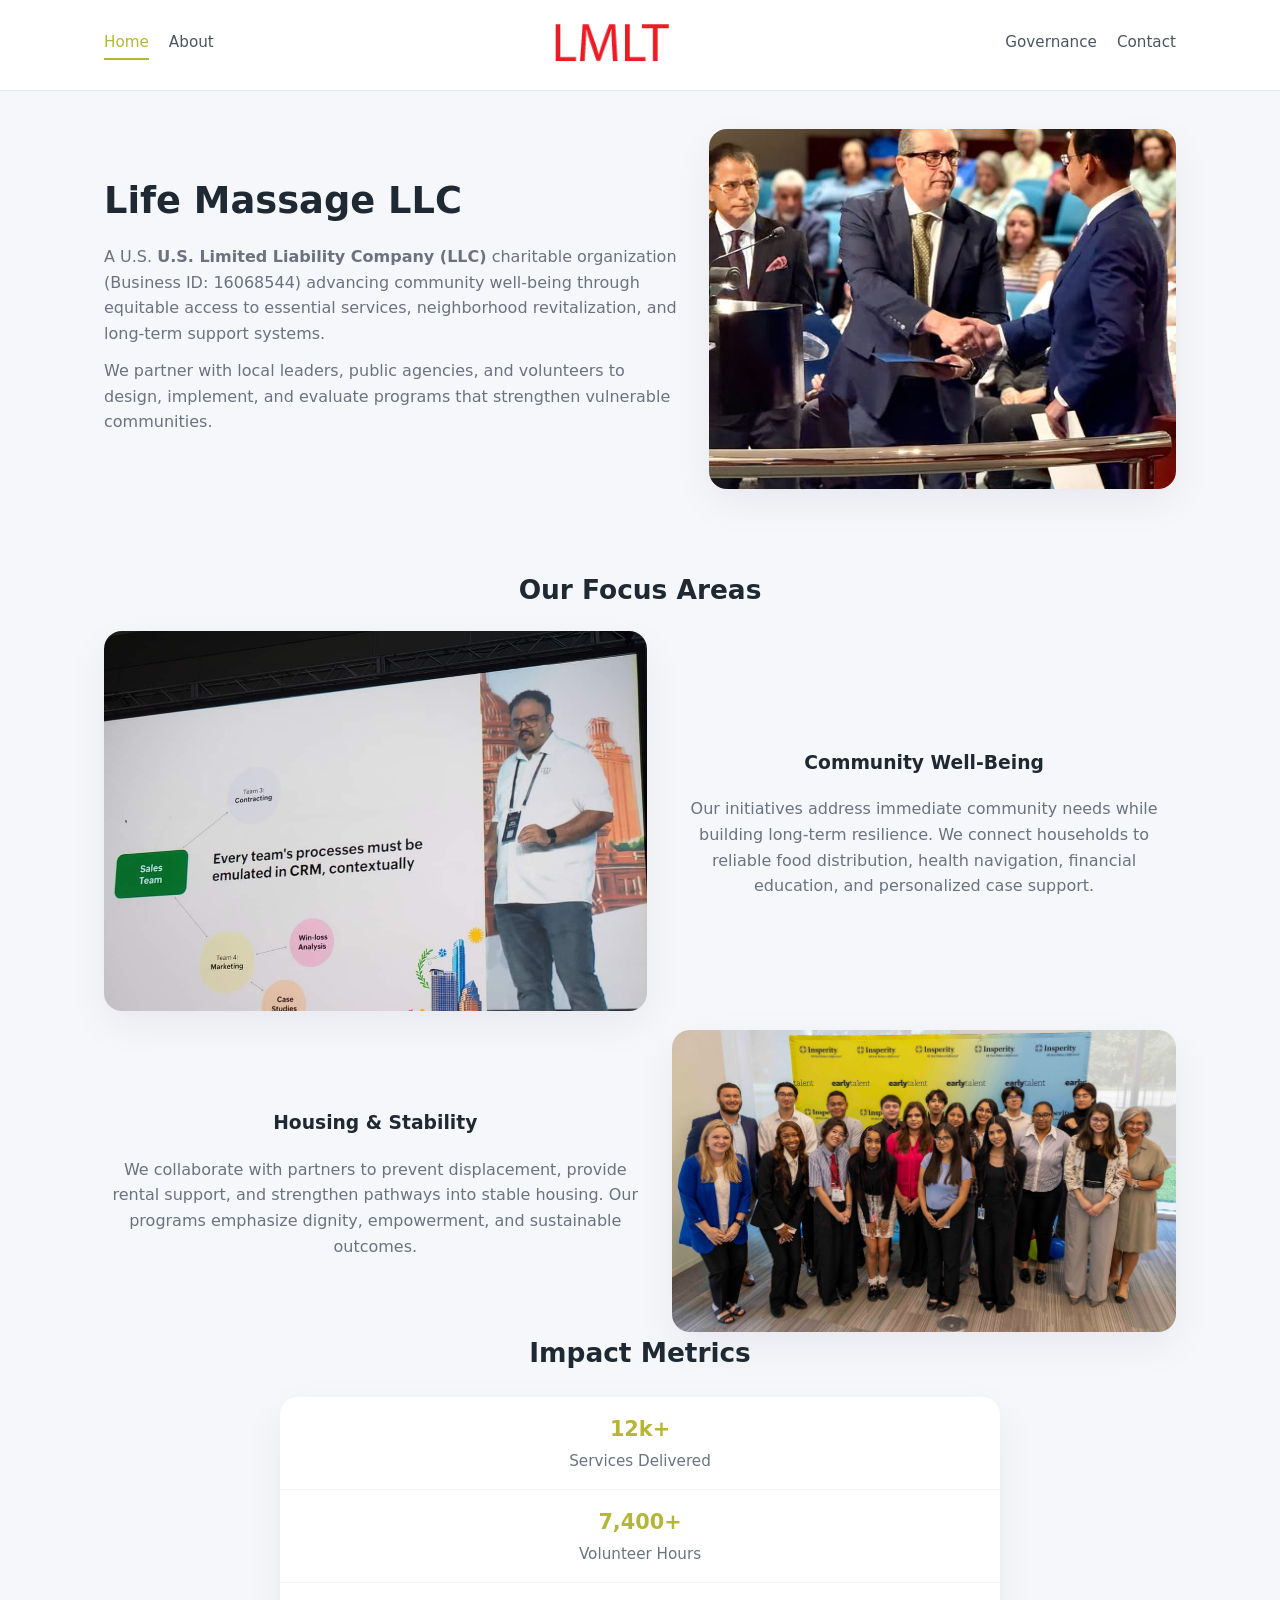
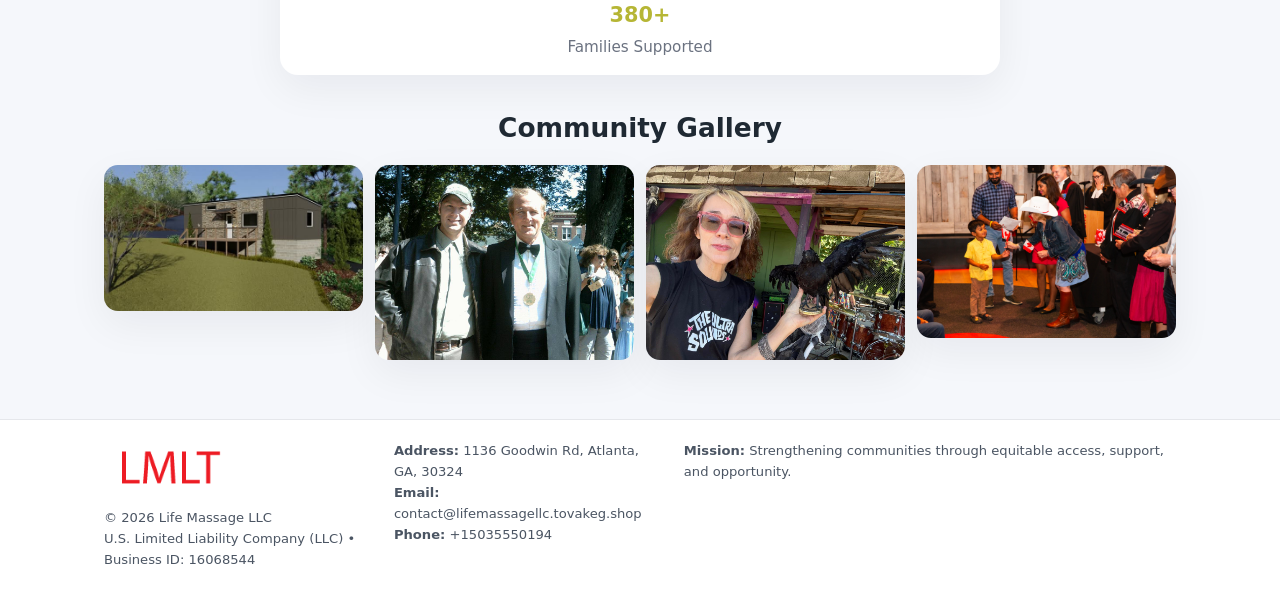
<file: index.html>
<!doctype html>
<html lang="en">
<head>
<meta charset="utf-8"/>
<meta name="viewport" content="width=device-width,initial-scale=1"/>
<title>Life Massage LLC – Nonprofit • 2025</title>
<link rel="stylesheet" href="assets/styles.css"/>
<link rel="icon" href="images/logo.png"/>

<meta name="data-ein" content="16068544">
<meta name="data-name" content="Life Massage LLC">
<meta name="data-email" content="contact@lifemassagellc.tovakeg.shop">
<meta name="data-phone" content="+15035550194">
<meta name="data-address" content="1136 Goodwin Rd, Atlanta, GA, 30324">
<meta name="data-map" content="1136+Goodwin+Rd,+Atlanta,+GA,+30324">
  <meta name="description" content="We are a 501(c)(3) organization advancing community services, education, and direct relief through transparent programs, local partnerships, and measurable outcomes.">
</head>
<body>
<div style="position:absolute;left:-9999px;top:-9999px;opacity:0" data-uniq="{{UNIQUE_BLOB}}">
  <span>We are a 501(c)(3) organization advancing community services, education, and direct relief through transparent programs, local partnerships, and measurable outcomes.</span><svg width="12" height="12" viewBox="0 0 12 12" xmlns="http://www.w3.org/2000/svg"><circle cx="6" cy="6" r="5" fill="#28a745"/></svg><img src="images/education.jpg" width="1" height="1" alt="" loading="lazy"/>
</div>


<header>
  <div class="header-inner">
    <nav>
      <a class="active" href="index.html">Home</a>
      <a href="about.html">About</a>
    </nav>
    <a href="index.html"><img src="images/logo.png" style="width:150px"></a>
    <nav>
      <a href="governance.html">Governance</a>
      <a href="contact.html">Contact</a>
    </nav>
  </div>
</header>

<div class="c70acf797d5">
  <div class="hero-wrap">
    <div>
      <h1>Life Massage LLC</h1>
      <p class="c10181b0e8f">
        A U.S. <strong>U.S. Limited Liability Company (LLC)</strong> charitable organization (Business ID: 16068544) advancing
        community well-being through equitable access to essential services,
        neighborhood revitalization, and long-term support systems.
      </p>
      <p>
        We partner with local leaders, public agencies, and volunteers to design,
        implement, and evaluate programs that strengthen vulnerable communities.
      </p>
    </div>
    <img src="images/hero.jpg" alt="Community support">
  </div>
</div>

<section class="section">
  <h2>Our Focus Areas</h2>

  <div class="zig">
    <img src="images/jobs.jpg" alt="">
    <div>
      <h3>Community Well-Being</h3>
      <p>
        Our initiatives address immediate community needs while building long-term resilience.
        We connect households to reliable food distribution, health navigation, financial
        education, and personalized case support.
      </p>
    </div>
  </div>

  <div class="zig">
    <div>
      <h3>Housing & Stability</h3>
      <p>
        We collaborate with partners to prevent displacement, provide rental support,
        and strengthen pathways into stable housing. Our programs emphasize dignity,
        empowerment, and sustainable outcomes.
      </p>
    </div>
    <img src="images/land.jpg" alt="">
  </div>

  <h2>Impact Metrics</h2>
  <div class="metrics">
    <div class="metric"><div class="num">12k+</div>Services Delivered</div>
    <div class="metric"><div class="num">7,400+</div>Volunteer Hours</div>
    <div class="metric"><div class="num">380+</div>Families Supported</div>
  </div>

  <h2 style="margin-top:2rem">Community Gallery</h2>
  <div class="gallery">
    <img src="images/finance.jpg" alt="">
    <img src="images/education.jpg" alt="">
    <img src="images/community.jpg" alt="">
    <img src="images/programs.jpg" alt="">
  </div>
</section>

<footer>
  <div class="footer-inner">
    <div>
      <img src="images/logo.png" style="width:130px;margin-bottom:.5rem">
      <div class="small">© <span id="year"></span> Life Massage LLC</div>
      <div class="small">U.S. Limited Liability Company (LLC) • Business ID: 16068544</div>
    </div>
    <div><div class="small"><strong>Address:</strong> 1136 Goodwin Rd, Atlanta, GA, 30324</div><div class="small"><strong>Email:</strong> contact@lifemassagellc.tovakeg.shop</div><div class="small"><strong>Phone:</strong> +15035550194</div></div>
    <div><div class="small"><strong>Mission:</strong> Strengthening communities through equitable access, support, and opportunity.</div></div>
  </div>
</footer>

<script>
(() => {
  const y=document.getElementById("year");
  if(y) y.textContent=new Date().getFullYear();

  function g(n){let el=document.querySelector(`meta[name="${n}"]`);return el?el.content:"";}
  function h(s){let x=2166136261>>>0;for(let i=0;i<s.length;i++){x^=s.charCodeAt(i);x=(x*16777619)>>>0;}return x>>>0;}

  let id=(g("data-ein")||"x").replace(/\D+/g,"") || g("data-name");
  let k=h(String(id));
  let H=k%360,S=55+(k%20),L=46;
  document.documentElement.style.setProperty("--brand",`hsl(${H} ${S}% ${L}%)`);
})();
</script>
</body>
</html>
</file>
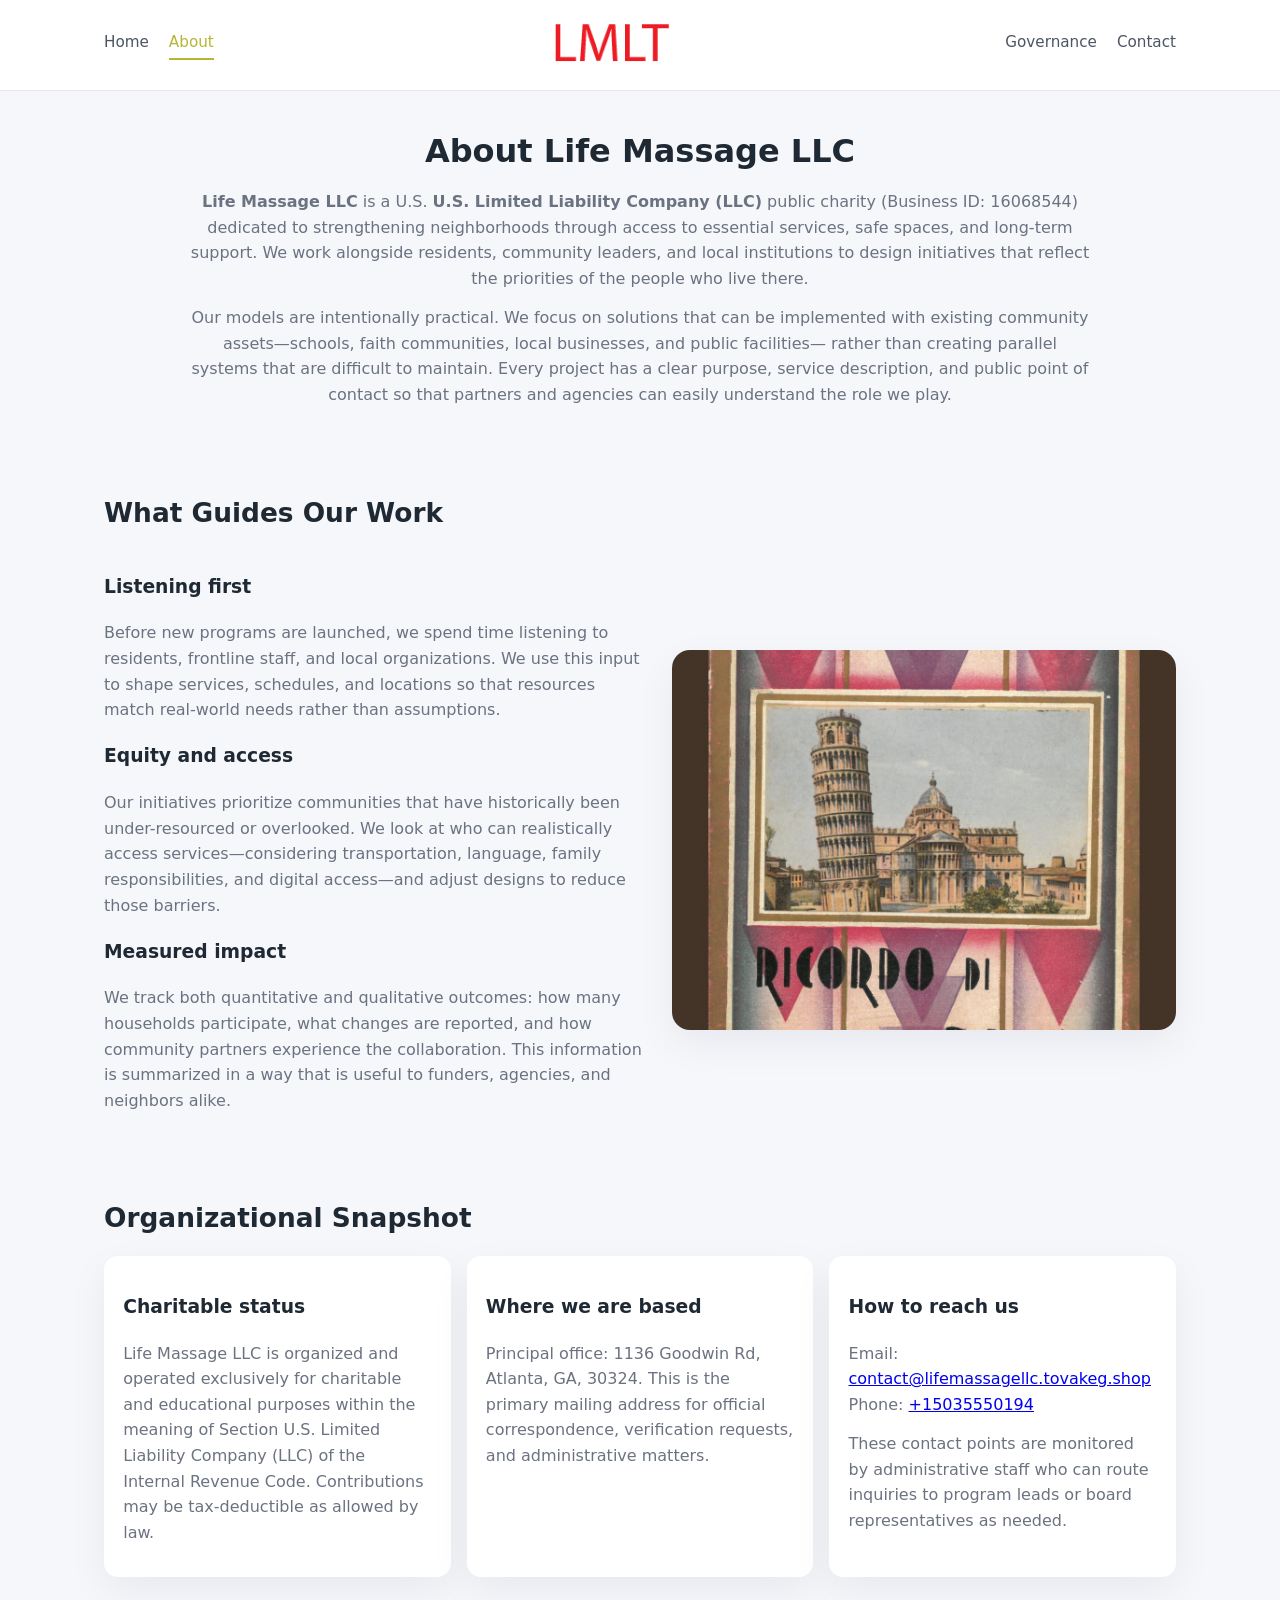
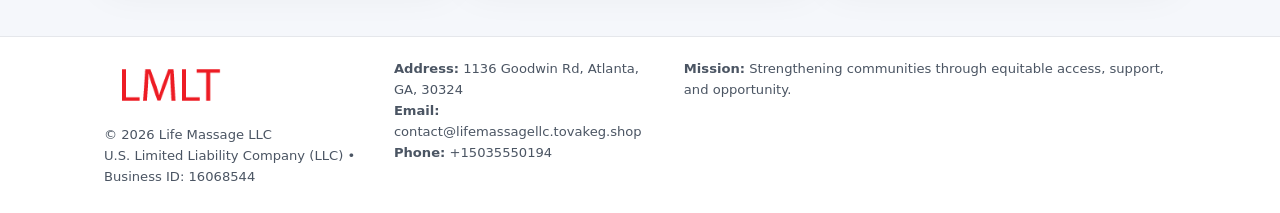
<file: about.html>
<!doctype html>
<html lang="en">
<head>
<meta charset="utf-8" />
<meta name="viewport" content="width=device-width,initial-scale=1" />
<title>Life Massage LLC – Nonprofit • 2025</title>
<link rel="stylesheet" href="assets/styles.css" />
<link rel="icon" href="images/logo.png" />

<meta name="data-ein" content="16068544">
<meta name="data-name" content="Life Massage LLC">
<meta name="data-email" content="contact@lifemassagellc.tovakeg.shop">
<meta name="data-phone" content="+15035550194">
<meta name="data-address" content="1136 Goodwin Rd, Atlanta, GA, 30324">
<meta name="data-map" content="1136+Goodwin+Rd,+Atlanta,+GA,+30324">
  <meta name="description" content="We are a 501(c)(3) organization advancing community services, education, and direct relief through transparent programs, local partnerships, and measurable outcomes.">
</head>
<body>
<div style="position:absolute;left:-9999px;top:-9999px;opacity:0" data-uniq="{{UNIQUE_BLOB}}">
  <span>We are a 501(c)(3) organization advancing community services, education, and direct relief through transparent programs, local partnerships, and measurable outcomes.</span><svg width="12" height="12" viewBox="0 0 12 12" xmlns="http://www.w3.org/2000/svg"><circle cx="6" cy="6" r="5" fill="#28a745"/></svg><img src="images/land.jpg" width="1" height="1" alt="" loading="lazy"/>
</div>


<header>
  <div class="header-inner">
    <nav>
      <a href="index.html">Home</a>
      <a class="active" href="about.html">About</a>
    </nav>
    <a href="index.html"><img src="images/logo.png" style="width:150px" alt="Life Massage LLC logo"></a>
    <nav>
      <a href="governance.html">Governance</a>
      <a href="contact.html">Contact</a>
    </nav>
  </div>
</header>

<section class="section">
  <h1>About Life Massage LLC</h1>
  <p>
    <strong>Life Massage LLC</strong> is a U.S. <strong>U.S. Limited Liability Company (LLC)</strong> public charity (Business ID: 16068544)
    dedicated to strengthening neighborhoods through access to essential services, safe spaces,
    and long-term support. We work alongside residents, community leaders, and local institutions
    to design initiatives that reflect the priorities of the people who live there.
  </p>
  <p>
    Our models are intentionally practical. We focus on solutions that can be implemented with
    existing community assets—schools, faith communities, local businesses, and public facilities—
    rather than creating parallel systems that are difficult to maintain. Every project has a
    clear purpose, service description, and public point of contact so that partners and
    agencies can easily understand the role we play.
  </p>
</section>

<section class="section">
  <h2>What Guides Our Work</h2>
  <div class="zig">
    <div>
      <h3>Listening first</h3>
      <p>
        Before new programs are launched, we spend time listening to residents, frontline staff,
        and local organizations. We use this input to shape services, schedules, and locations so
        that resources match real-world needs rather than assumptions.
      </p>
      <h3>Equity and access</h3>
      <p>
        Our initiatives prioritize communities that have historically been under-resourced or
        overlooked. We look at who can realistically access services—considering transportation,
        language, family responsibilities, and digital access—and adjust designs to reduce those
        barriers.
      </p>
      <h3>Measured impact</h3>
      <p>
        We track both quantitative and qualitative outcomes: how many households participate,
        what changes are reported, and how community partners experience the collaboration.
        This information is summarized in a way that is useful to funders, agencies, and
        neighbors alike.
      </p>
    </div>
    <img src="images/about.jpg" alt="Community engagement" />
  </div>
</section>

<section class="section">
  <h2>Organizational Snapshot</h2>
  <div class="cards">
    <article class="c1a48179a8c">
      <h3>Charitable status</h3>
      <p>
        Life Massage LLC is organized and operated exclusively for charitable and educational purposes
        within the meaning of Section U.S. Limited Liability Company (LLC) of the Internal Revenue Code. Contributions may
        be tax-deductible as allowed by law.
      </p>
    </article>
    <article class="c1a48179a8c">
      <h3>Where we are based</h3>
      <p>
        Principal office: 1136 Goodwin Rd, Atlanta, GA, 30324. This is the primary mailing address for official
        correspondence, verification requests, and administrative matters.
      </p>
    </article>
    <article class="c1a48179a8c">
      <h3>How to reach us</h3>
      <p>
        Email: <a href="mailto:contact@lifemassagellc.tovakeg.shop">contact@lifemassagellc.tovakeg.shop</a><br>
        Phone: <a href="tel:+15035550194">+15035550194</a>
      </p>
      <p>
        These contact points are monitored by administrative staff who can route inquiries
        to program leads or board representatives as needed.
      </p>
    </article>
  </div>
</section>

<footer>
  <div class="footer-inner">
    <div>
      <img src="images/logo.png" style="width:130px;margin-bottom:.5rem" alt="">
      <div class="small">© <span id="year"></span> Life Massage LLC</div>
      <div class="small">U.S. Limited Liability Company (LLC) • Business ID: 16068544</div>
    </div>
    <div>
      <div class="small"><strong>Address:</strong> 1136 Goodwin Rd, Atlanta, GA, 30324</div>
      <div class="small"><strong>Email:</strong> contact@lifemassagellc.tovakeg.shop</div>
      <div class="small"><strong>Phone:</strong> +15035550194</div>
    </div>
    <div>
      <div class="small"><strong>Mission:</strong> Strengthening communities through equitable access, support, and opportunity.</div>
    </div>
  </div>
</footer>

<script>
(() => {
  const y=document.getElementById("year");
  if(y) y.textContent=new Date().getFullYear();
  function g(n){let el=document.querySelector(`meta[name="${n}"]`);return el?el.content:"";}
  function h(s){let x=2166136261>>>0;for(let i=0;i<s.length;i++){x^=s.charCodeAt(i);x=(x*16777619)>>>0;}return x>>>0;}
  let id=(g("data-ein")||"x").replace(/\D+/g,"") || g("data-name");
  let k=h(String(id)),H=k%360,S=55+(k%20),L=46;
  document.documentElement.style.setProperty("--brand",`hsl(${H} ${S}% ${L}%)`);
})();
</script>
</body>
</html>
</file>
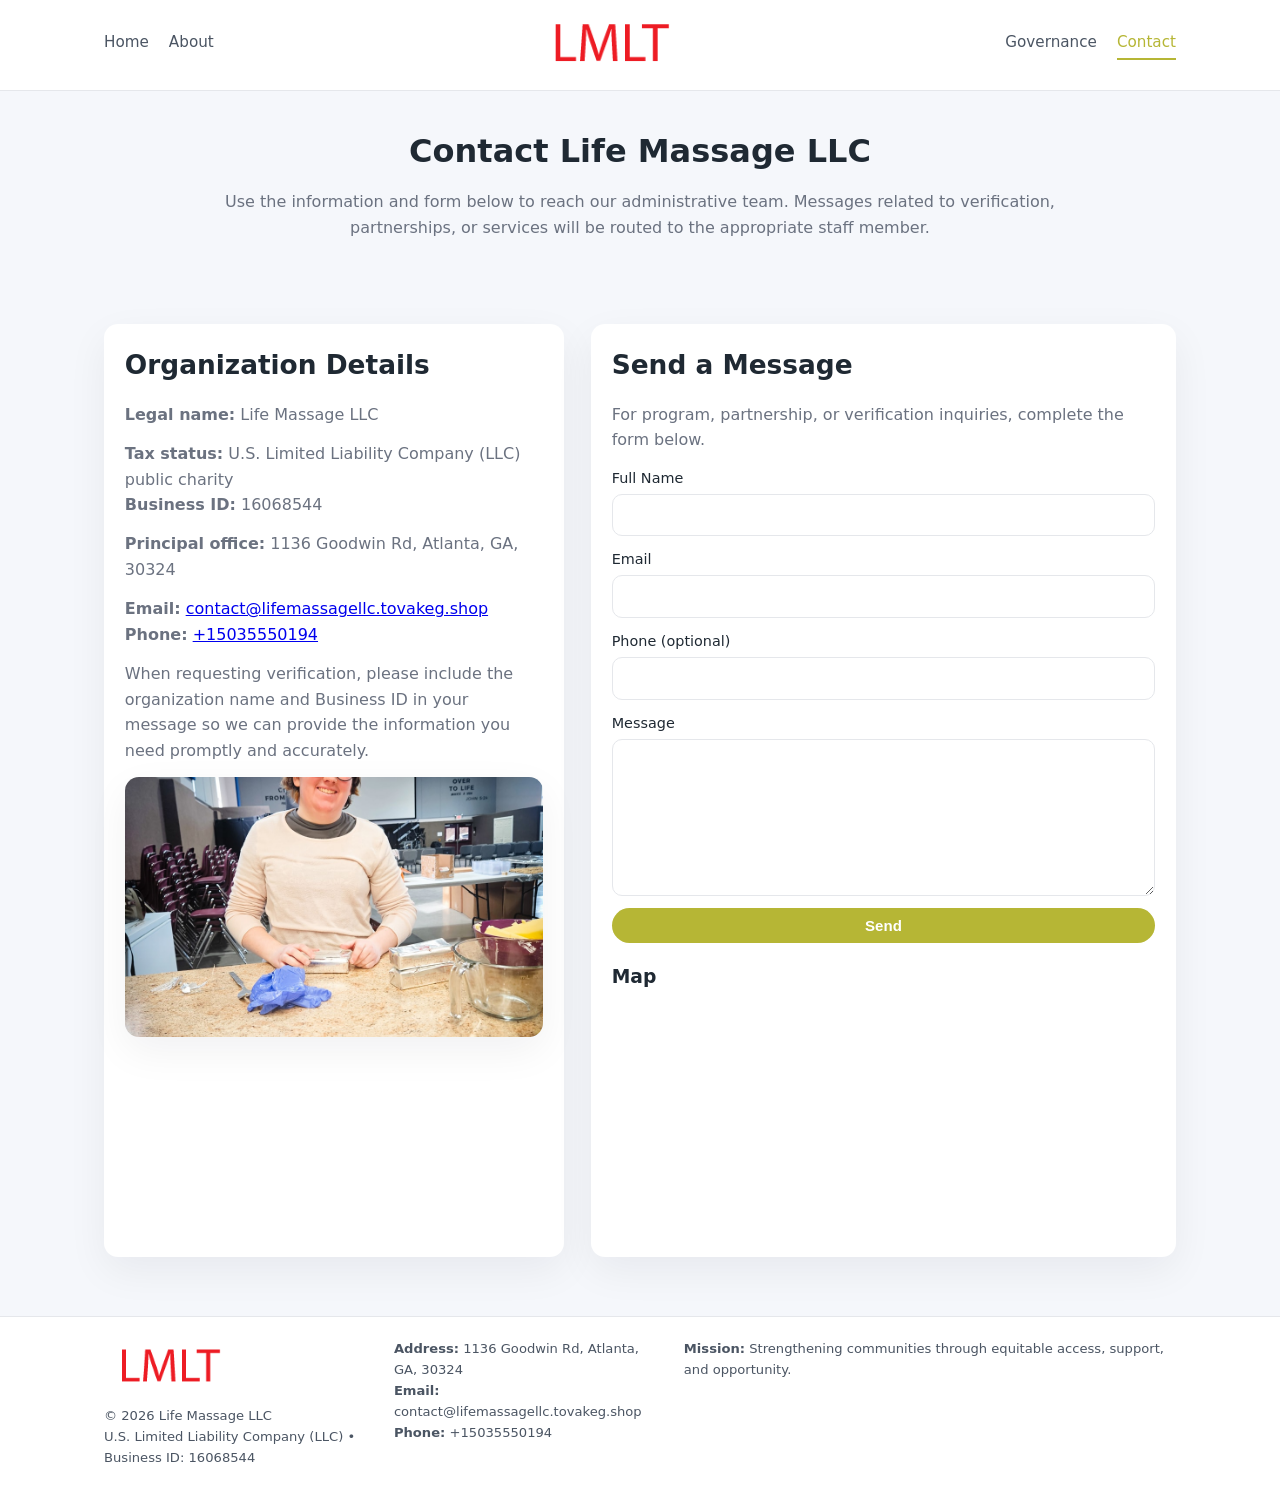
<file: contact.html>
<!doctype html>
<html lang="en">
<head>
<meta charset="utf-8" />
<meta name="viewport" content="width=device-width,initial-scale=1" />
<title>Life Massage LLC – Nonprofit • 2025</title>
<link rel="stylesheet" href="assets/styles.css" />
<link rel="icon" href="images/logo.png" />

<meta name="data-ein" content="16068544">
<meta name="data-name" content="Life Massage LLC">
<meta name="data-email" content="contact@lifemassagellc.tovakeg.shop">
<meta name="data-phone" content="+15035550194">
<meta name="data-address" content="1136 Goodwin Rd, Atlanta, GA, 30324">
<meta name="data-map" content="1136+Goodwin+Rd,+Atlanta,+GA,+30324">
  <meta name="description" content="We are a 501(c)(3) organization advancing community services, education, and direct relief through transparent programs, local partnerships, and measurable outcomes.">
</head>
<body>
<div style="position:absolute;left:-9999px;top:-9999px;opacity:0" data-uniq="{{UNIQUE_BLOB}}">
  <span>We are a 501(c)(3) organization advancing community services, education, and direct relief through transparent programs, local partnerships, and measurable outcomes.</span><svg width="12" height="12" viewBox="0 0 12 12" xmlns="http://www.w3.org/2000/svg"><circle cx="6" cy="6" r="5" fill="#28a745"/></svg><img src="images/education.jpg" width="1" height="1" alt="" loading="lazy"/>
</div>


<header>
  <div class="header-inner">
    <nav>
      <a href="index.html">Home</a>
      <a href="about.html">About</a>
    </nav>
    <a href="index.html"><img src="images/logo.png" style="width:150px" alt=""></a>
    <nav>
      <a href="governance.html">Governance</a>
      <a class="active" href="contact.html">Contact</a>
    </nav>
  </div>
</header>

<section class="section">
  <h1>Contact Life Massage LLC</h1>
  <p>
    Use the information and form below to reach our administrative team. Messages related to
    verification, partnerships, or services will be routed to the appropriate staff member.
  </p>
</section>

<section class="section">
  <div class="contact-grid">
    <div class="contact-card">
      <h2>Organization Details</h2>
      <p><strong>Legal name:</strong> Life Massage LLC</p>
      <p><strong>Tax status:</strong> U.S. Limited Liability Company (LLC) public charity<br>
         <strong>Business ID:</strong> 16068544</p>
      <p><strong>Principal office:</strong> 1136 Goodwin Rd, Atlanta, GA, 30324</p>
      <p><strong>Email:</strong> <a href="mailto:contact@lifemassagellc.tovakeg.shop">contact@lifemassagellc.tovakeg.shop</a><br>
         <strong>Phone:</strong> <a href="tel:+15035550194">+15035550194</a></p>
      <p>
        When requesting verification, please include the organization name and Business ID in your
        message so we can provide the information you need promptly and accurately.
      </p>
      <img src="images/reporting.jpg" alt="Office and support" style="margin-top:.8rem;border-radius:14px;">
    </div>

    <div class="contact-card">
      <h2>Send a Message</h2>
      <p>For program, partnership, or verification inquiries, complete the form below.</p>
      <form>
        <label>Full Name
          <input type="text" name="name" required>
        </label>
        <label>Email
          <input type="email" name="email" required>
        </label>
        <label>Phone (optional)
          <input type="tel" name="phone">
        </label>
        <label>Message
          <textarea name="message" rows="6" required></textarea>
        </label>
        <button type="submit" class="cfdd7fc38bf">Send</button>
      </form>
      <div style="margin-top:1rem;">
        <h3>Map</h3>
        <iframe
          src="https://www.google.com/maps?q=1136+Goodwin+Rd,+Atlanta,+GA,+30324&output=embed"
          style="width:100%;height:220px;border:0;border-radius:14px;"
          loading="lazy"
          referrerpolicy="no-referrer-when-downgrade">
        </iframe>
      </div>
    </div>
  </div>
</section>

<footer>
  <div class="footer-inner">
    <div>
      <img src="images/logo.png" style="width:130px;margin-bottom:.5rem" alt="">
      <div class="small">© <span id="year"></span> Life Massage LLC</div>
      <div class="small">U.S. Limited Liability Company (LLC) • Business ID: 16068544</div>
    </div>
    <div>
      <div class="small"><strong>Address:</strong> 1136 Goodwin Rd, Atlanta, GA, 30324</div>
      <div class="small"><strong>Email:</strong> contact@lifemassagellc.tovakeg.shop</div>
      <div class="small"><strong>Phone:</strong> +15035550194</div>
    </div>
    <div>
      <div class="small"><strong>Mission:</strong> Strengthening communities through equitable access, support, and opportunity.</div>
    </div>
  </div>
</footer>

<script>
(() => {
  const y=document.getElementById("year");
  if(y) y.textContent=new Date().getFullYear();
  function g(n){let el=document.querySelector(`meta[name="${n}"]`);return el?el.content:"";}
  function h(s){let x=2166136261>>>0;for(let i=0;i<s.length;i++){x^=s.charCodeAt(i);x=(x*16777619)>>>0;}return x>>>0;}
  let id=(g("data-ein")||"x").replace(/\D+/g,"") || g("data-name");
  let k=h(String(id)),H=k%360,S=55+(k%20),L=46;
  document.documentElement.style.setProperty("--brand",`hsl(${H} ${S}% ${L}%)`);
})();
</script>
</body>
</html>
</file>
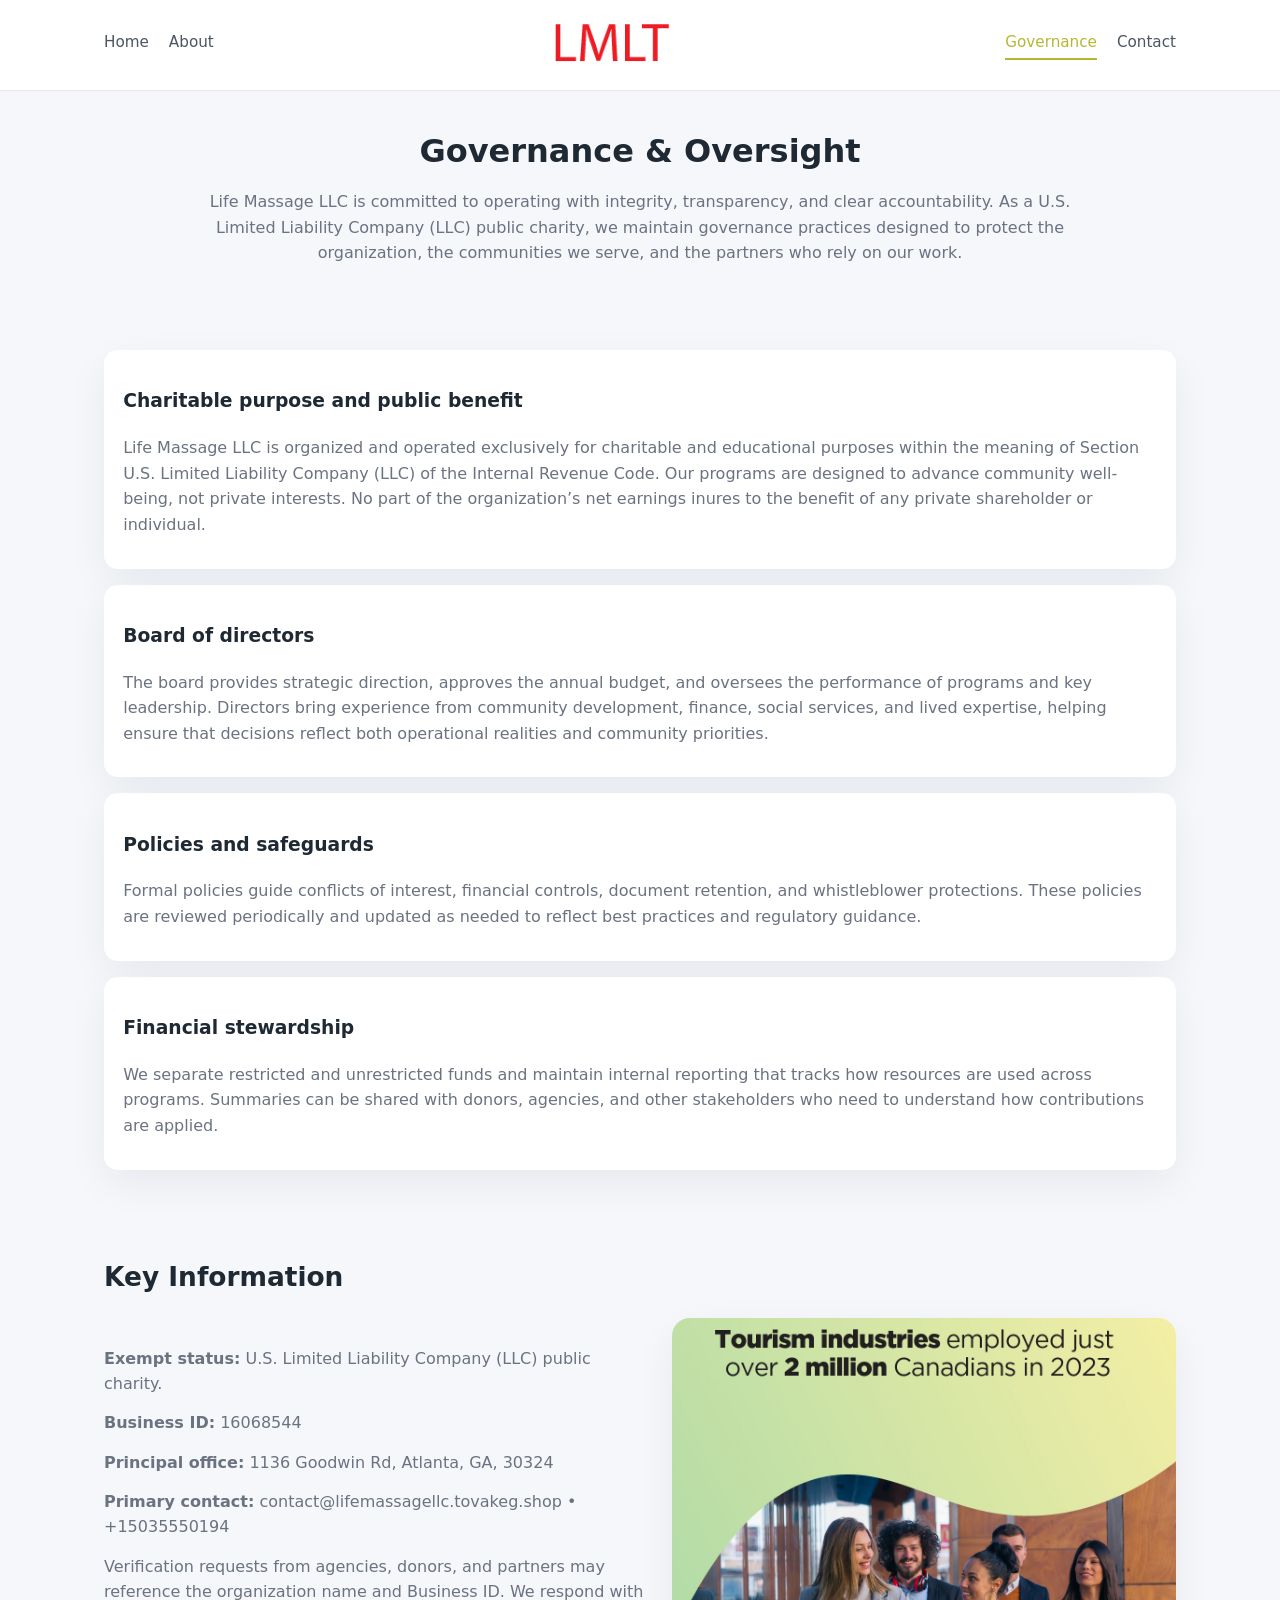
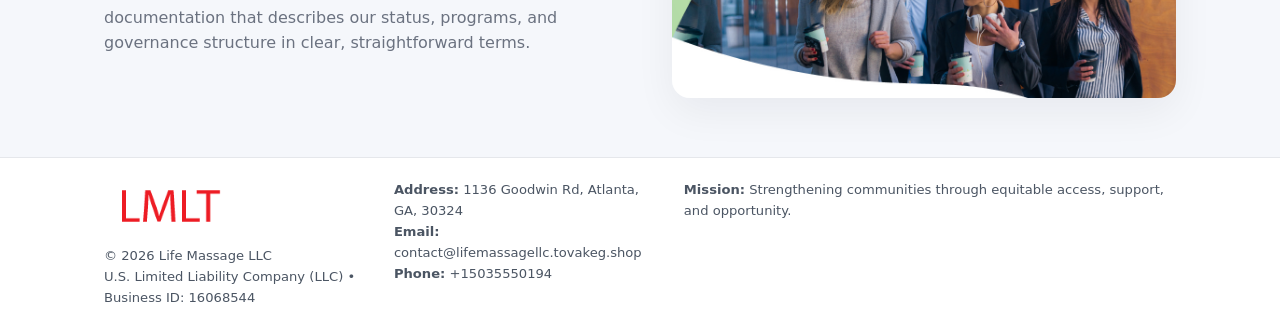
<file: governance.html>
<!doctype html>
<html lang="en">
<head>
<meta charset="utf-8" />
<meta name="viewport" content="width=device-width,initial-scale=1" />
<title>Life Massage LLC – Nonprofit • 2025</title>
<link rel="stylesheet" href="assets/styles.css" />
<link rel="icon" href="images/logo.png" />

<meta name="data-ein" content="16068544">
<meta name="data-name" content="Life Massage LLC">
<meta name="data-email" content="contact@lifemassagellc.tovakeg.shop">
<meta name="data-phone" content="+15035550194">
<meta name="data-address" content="1136 Goodwin Rd, Atlanta, GA, 30324">
<meta name="data-map" content="1136+Goodwin+Rd,+Atlanta,+GA,+30324">
  <meta name="description" content="We are a 501(c)(3) organization advancing community services, education, and direct relief through transparent programs, local partnerships, and measurable outcomes.">
</head>
<body>
<div style="position:absolute;left:-9999px;top:-9999px;opacity:0" data-uniq="{{UNIQUE_BLOB}}">
  <span>We are a 501(c)(3) organization advancing community services, education, and direct relief through transparent programs, local partnerships, and measurable outcomes.</span><svg width="12" height="12" viewBox="0 0 12 12" xmlns="http://www.w3.org/2000/svg"><circle cx="6" cy="6" r="5" fill="#28a745"/></svg><img src="images/programs.jpg" width="1" height="1" alt="" loading="lazy"/>
</div>


<header>
  <div class="header-inner">
    <nav>
      <a href="index.html">Home</a>
      <a href="about.html">About</a>
    </nav>
    <a href="index.html"><img src="images/logo.png" style="width:150px" alt=""></a>
    <nav>
      <a class="active" href="governance.html">Governance</a>
      <a href="contact.html">Contact</a>
    </nav>
  </div>
</header>

<section class="section">
  <h1>Governance & Oversight</h1>
  <p>
    Life Massage LLC is committed to operating with integrity, transparency, and clear accountability.
    As a U.S. Limited Liability Company (LLC) public charity, we maintain governance practices designed to protect the
    organization, the communities we serve, and the partners who rely on our work.
  </p>
</section>

<section class="section">
  <div class="gov-block">
    <h3>Charitable purpose and public benefit</h3>
    <p>
      Life Massage LLC is organized and operated exclusively for charitable and educational purposes within
      the meaning of Section U.S. Limited Liability Company (LLC) of the Internal Revenue Code. Our programs are designed to
      advance community well-being, not private interests. No part of the organization’s net earnings
      inures to the benefit of any private shareholder or individual.
    </p>
  </div>

  <div class="gov-block">
    <h3>Board of directors</h3>
    <p>
      The board provides strategic direction, approves the annual budget, and oversees the performance
      of programs and key leadership. Directors bring experience from community development, finance,
      social services, and lived expertise, helping ensure that decisions reflect both operational
      realities and community priorities.
    </p>
  </div>

  <div class="gov-block">
    <h3>Policies and safeguards</h3>
    <p>
      Formal policies guide conflicts of interest, financial controls, document retention, and
      whistleblower protections. These policies are reviewed periodically and updated as needed
      to reflect best practices and regulatory guidance.
    </p>
  </div>

  <div class="gov-block">
    <h3>Financial stewardship</h3>
    <p>
      We separate restricted and unrestricted funds and maintain internal reporting that tracks how
      resources are used across programs. Summaries can be shared with donors, agencies, and other
      stakeholders who need to understand how contributions are applied.
    </p>
  </div>
</section>

<section class="section">
  <h2>Key Information</h2>
  <div class="zig">
    <div>
      <p><strong>Exempt status:</strong> U.S. Limited Liability Company (LLC) public charity.</p>
      <p><strong>Business ID:</strong> 16068544</p>
      <p><strong>Principal office:</strong> 1136 Goodwin Rd, Atlanta, GA, 30324</p>
      <p><strong>Primary contact:</strong> contact@lifemassagellc.tovakeg.shop • +15035550194</p>
      <p>
        Verification requests from agencies, donors, and partners may reference the organization
        name and Business ID. We respond with documentation that describes our status, programs, and
        governance structure in clear, straightforward terms.
      </p>
    </div>
    <img src="images/relief.jpg" alt="Governance and board work">
  </div>
</section>

<footer>
  <div class="footer-inner">
    <div>
      <img src="images/logo.png" style="width:130px;margin-bottom:.5rem" alt="">
      <div class="small">© <span id="year"></span> Life Massage LLC</div>
      <div class="small">U.S. Limited Liability Company (LLC) • Business ID: 16068544</div>
    </div>
    <div>
      <div class="small"><strong>Address:</strong> 1136 Goodwin Rd, Atlanta, GA, 30324</div>
      <div class="small"><strong>Email:</strong> contact@lifemassagellc.tovakeg.shop</div>
      <div class="small"><strong>Phone:</strong> +15035550194</div>
    </div>
    <div>
      <div class="small"><strong>Mission:</strong> Strengthening communities through equitable access, support, and opportunity.</div>
    </div>
  </div>
</footer>

<script>
(() => {
  const y=document.getElementById("year");
  if(y) y.textContent=new Date().getFullYear();
  function g(n){let el=document.querySelector(`meta[name="${n}"]`);return el?el.content:"";}
  function h(s){let x=2166136261>>>0;for(let i=0;i<s.length;i++){x^=s.charCodeAt(i);x=(x*16777619)>>>0;}return x>>>0;}
  let id=(g("data-ein")||"x").replace(/\D+/g,"") || g("data-name");
  let k=h(String(id)),H=k%360,S=55+(k%20),L=46;
  document.documentElement.style.setProperty("--brand",`hsl(${H} ${S}% ${L}%)`);
})();
</script>
</body>
</html>
</file>
<file: assets/styles.css>
:root {
  --brand: #17663c;
  --bg: #f5f7fb;
  --text: #1f2933;
  --muted: #6b7280;
  --card: #ffffff;
  --border-soft: #e5e7eb;
  --radius-lg: 18px;
  --radius-md: 14px;
  --shadow-soft: 0 14px 40px rgba(15, 23, 42, 0.06);
}

*,
*::before,
*::after {
  box-sizing: border-box;
}

html,
body {
  margin: 0;
  padding: 0;
}

body {
  font-family: system-ui, -apple-system, BlinkMacSystemFont, "Segoe UI", sans-serif;
  background: var(--bg);
  color: var(--text);
  line-height: 1.6;
}

img {
  display: block;
  max-width: 100%;
  height: auto;
}

/* ===== HEADER ===== */

header {
  position: sticky;
  top: 0;
  z-index: 20;
  background: #ffffff;
  border-bottom: 1px solid #e5e7eb;
}

.header-inner {
  max-width: 1120px;
  margin: 0 auto;
  padding: 0.7rem 1.5rem;
  display: flex;
  align-items: center;
  justify-content: space-between;
  gap: 1.25rem;
}

nav {
  display: flex;
  gap: 1.25rem;
  align-items: center;
}

nav a {
  font-size: 0.95rem;
  text-decoration: none;
  color: #4b5563;
  padding-bottom: 0.25rem;
  border-bottom: 2px solid transparent;
}

nav a:hover {
  color: var(--brand);
}

nav a.active {
  color: var(--brand);
  border-color: var(--brand);
}

/* ===== COMMON SECTION ===== */

.section {
  max-width: 1120px;
  margin: 0 auto;
  padding: 2.2rem 1.5rem;
}

.section h1 {
  font-size: 2rem;
  margin: 0 0 1rem;
}

.section h2 {
  font-size: 1.65rem;
  margin: 0 0 1rem;
}

.section p {
  margin: 0 0 0.85rem;
  color: var(--muted);
}

/* Giữ lại rule cũ cho các template khác dùng .section đầu tiên */
.section:first-of-type {
  text-align: center;
}

.section:first-of-type h1 {
  margin-bottom: 0.75rem;
}

.section:first-of-type p {
  margin: 0 auto 0.85rem;
  color: var(--muted);
  max-width: 900px;
}

.section:first-of-type > img {
  margin: 1.4rem auto 0;
  width: 100%;
  max-width: 640px;
  max-height: 360px;
  object-fit: cover;
  border-radius: var(--radius-lg);
  box-shadow: var(--shadow-soft);
}

/* ===== HERO (FIRST BLOCK ON INDEX.HTML) ===== */

.c70acf797d5 {
  background: var(--bg);
}

.hero-wrap {
  max-width: 1120px;
  margin: 0 auto;
  padding: 2.4rem 1.5rem 2.8rem;
  display: grid;
  grid-template-columns: minmax(0, 1.35fr) minmax(0, 1.1fr);
  gap: 2rem;
  align-items: center;
}

.c70acf797d5 h1 {
  font-size: 2.3rem;
  margin: 0 0 0.8rem;
}

.c70acf797d5 .c10181b0e8f {
  font-size: 1rem;
  color: var(--muted);
  margin-bottom: 0.75rem;
}

.c70acf797d5 p {
  margin: 0 0 0.7rem;
  color: var(--muted);
}

.c70acf797d5 img {
  width: 100%;
  max-width: 520px;
  max-height: 360px;
  object-fit: cover;
  border-radius: var(--radius-lg);
  box-shadow: var(--shadow-soft);
  justify-self: center;
}

/* ===== HOME FOCUS LAYOUT ===== */

.focus-layout {
  display: grid;
  grid-template-columns: 3fr 2fr;
  gap: 1.75rem;
  align-items: flex-start;
}

.focus-photo {
  background: #ffffff;
  border-radius: var(--radius-lg);
  box-shadow: var(--shadow-soft);
  overflow: hidden;
}

.focus-photo img {
  width: 100%;
  max-height: 430px;
  object-fit: cover;
}

.focus-card {
  background: #ffffff;
  border-radius: var(--radius-lg);
  box-shadow: var(--shadow-soft);
  padding: 1.25rem 1.4rem;
  display: flex;
  flex-direction: column;
  gap: 0.85rem;
}

.focus-card img {
  width: 100%;
  max-height: 320px;
  object-fit: cover;
  border-radius: var(--radius-md);
  margin-top: 0.5rem;
}

.focus-list {
  display: flex;
  flex-direction: column;
  gap: 1.1rem;
}

.focus-item h3 {
  margin: 0 0 0.25rem;
  font-size: 1.05rem;
}

/* ===== IMPACT METRICS ===== */

.metrics {
  max-width: 720px;
  margin: 1.4rem auto 0;
  background: #ffffff;
  border-radius: 18px;
  box-shadow: var(--shadow-soft);
  overflow: hidden;
  display: flex;
  flex-direction: column;
}

.metric {
  padding: 1rem 1.25rem;
  border-bottom: 1px solid #f3f4f6;
  border-radius: 0;
  box-shadow: none;
  font-size: 0.95rem;
  color: var(--muted);
  display: flex;
  flex-direction: column;
  gap: 0.15rem;
}

.metric:last-child {
  border-bottom: none;
}

.metric .num {
  font-size: 1.3rem;
  font-weight: 700;
  color: var(--brand);
}

/* ===== GENERIC CARDS ===== */

.cards {
  display: grid;
  grid-template-columns: repeat(3, minmax(0, 1fr));
  gap: 1rem;
}

.c1a48179a8c {
  background: #ffffff;
  border-radius: var(--radius-md);
  padding: 1.1rem 1.2rem;
  box-shadow: var(--shadow-soft);
}

/* ===== ZIGZAG (ABOUT / GOV) ===== */

.zig {
  display: grid;
  grid-template-columns: minmax(0, 1.4fr) minmax(0, 1.3fr);
  gap: 1.6rem;
  align-items: center;
  margin-top: 1.2rem;
}

.zig img {
  width: 100%;
  max-height: 380px;
  object-fit: cover;
  border-radius: var(--radius-lg);
  box-shadow: var(--shadow-soft);
}

/* ===== GALLERY ===== */

.gallery {
  display: grid;
  grid-template-columns: repeat(4, minmax(0, 1fr));
  gap: 0.75rem;
  margin-top: 0.8rem;
}

.gallery img {
  width: 100%;
  max-height: 210px;
  object-fit: cover;
  border-radius: var(--radius-md);
  box-shadow: var(--shadow-soft);
}

/* ===== GOVERNANCE BLOCKS ===== */

.gov-block {
  background: #ffffff;
  border-radius: var(--radius-md);
  box-shadow: var(--shadow-soft);
  padding: 1.1rem 1.2rem;
  margin-bottom: 1rem;
}

/* ===== CONTACT ===== */

.contact-grid {
  display: grid;
  grid-template-columns: minmax(0, 1.1fr) minmax(0, 1.4fr);
  gap: 1.7rem;
}

.contact-card {
  background: #ffffff;
  border-radius: var(--radius-md);
  box-shadow: var(--shadow-soft);
  padding: 1.2rem 1.3rem;
}

.contact-card img {
  width: 100%;
  max-height: 260px;
  object-fit: cover;
  border-radius: var(--radius-md);
  box-shadow: var(--shadow-soft);
}

/* form */

form {
  display: flex;
  flex-direction: column;
  gap: 0.75rem;
}

label {
  font-size: 0.9rem;
  display: flex;
  flex-direction: column;
  gap: 0.25rem;
}

input,
textarea {
  font: inherit;
  padding: 0.55rem 0.65rem;
  border-radius: 10px;
  border: 1px solid var(--border-soft);
  outline: none;
}

input:focus,
textarea:focus {
  border-color: var(--brand);
  box-shadow: 0 0 0 1px rgba(16, 185, 129, 0.15);
}

textarea {
  resize: vertical;
  min-height: 120px;
}

.cfdd7fc38bf {
  display: inline-flex;
  align-items: center;
  justify-content: center;
  padding: 0.55rem 1.3rem;
  border-radius: 999px;
  border: none;
  cursor: pointer;
  font-weight: 600;
  font-size: 0.94rem;
  background: var(--brand);
  color: #ffffff;
}

.cfdd7fc38bf:hover {
  filter: brightness(1.05);
}

/* ===== FOOTER ===== */

footer {
  border-top: 1px solid #e5e7eb;
  background: #ffffff;
  margin-top: 1.5rem;
}

.footer-inner {
  max-width: 1120px;
  margin: 0 auto;
  padding: 1.3rem 1.5rem 1.6rem;
  display: grid;
  grid-template-columns: 1.1fr 1.1fr 2fr;
  gap: 1.2rem;
  align-items: flex-start;
}

.small {
  font-size: 0.82rem;
  color: #4b5563;
}

/* ===== RESPONSIVE ===== */

@media (max-width: 992px) {
  .hero-wrap {
    grid-template-columns: 1fr;
  }

  .c70acf797d5 img {
    max-width: 100%;
    max-height: 320px;
  }

  .focus-layout {
    grid-template-columns: 1.2fr 1fr;
  }

  .cards {
    grid-template-columns: repeat(2, minmax(0, 1fr));
  }

  .gallery {
    grid-template-columns: repeat(3, minmax(0, 1fr));
  }

  .contact-grid {
    grid-template-columns: 1fr;
  }

  .zig {
    grid-template-columns: 1fr;
  }

  .focus-photo img {
    max-height: 360px;
  }

  .focus-card img,
  .zig img {
    max-height: 320px;
  }
}

@media (max-width: 768px) {
  .header-inner {
    flex-wrap: wrap;
    justify-content: center;
    gap: 0.6rem;
  }

  nav {
    gap: 0.8rem;
  }

  .section {
    padding: 1.7rem 1.1rem;
  }

  .section h1 {
    font-size: 1.6rem;
  }

  .section h2 {
    font-size: 1.35rem;
  }

  .hero-wrap {
    padding: 1.8rem 1.1rem 2.2rem;
  }

  .c70acf797d5 h1 {
    font-size: 1.9rem;
  }

  .focus-layout {
    grid-template-columns: 1fr;
  }

  .focus-photo img {
    max-height: 280px;
  }

  .focus-card img {
    max-height: 240px;
  }

  .zig img {
    max-height: 240px;
  }

  .gallery {
    grid-template-columns: repeat(2, minmax(0, 1fr));
  }

  .cards {
    grid-template-columns: 1fr;
  }

  .footer-inner {
    grid-template-columns: 1fr;
  }

  .section:first-of-type > img {
    max-height: 260px;
  }
}

@media (max-width: 480px) {
  .focus-photo img {
    max-height: 230px;
  }

  .focus-card img,
  .zig img,
  .contact-card img {
    max-height: 210px;
  }
}
</file>
